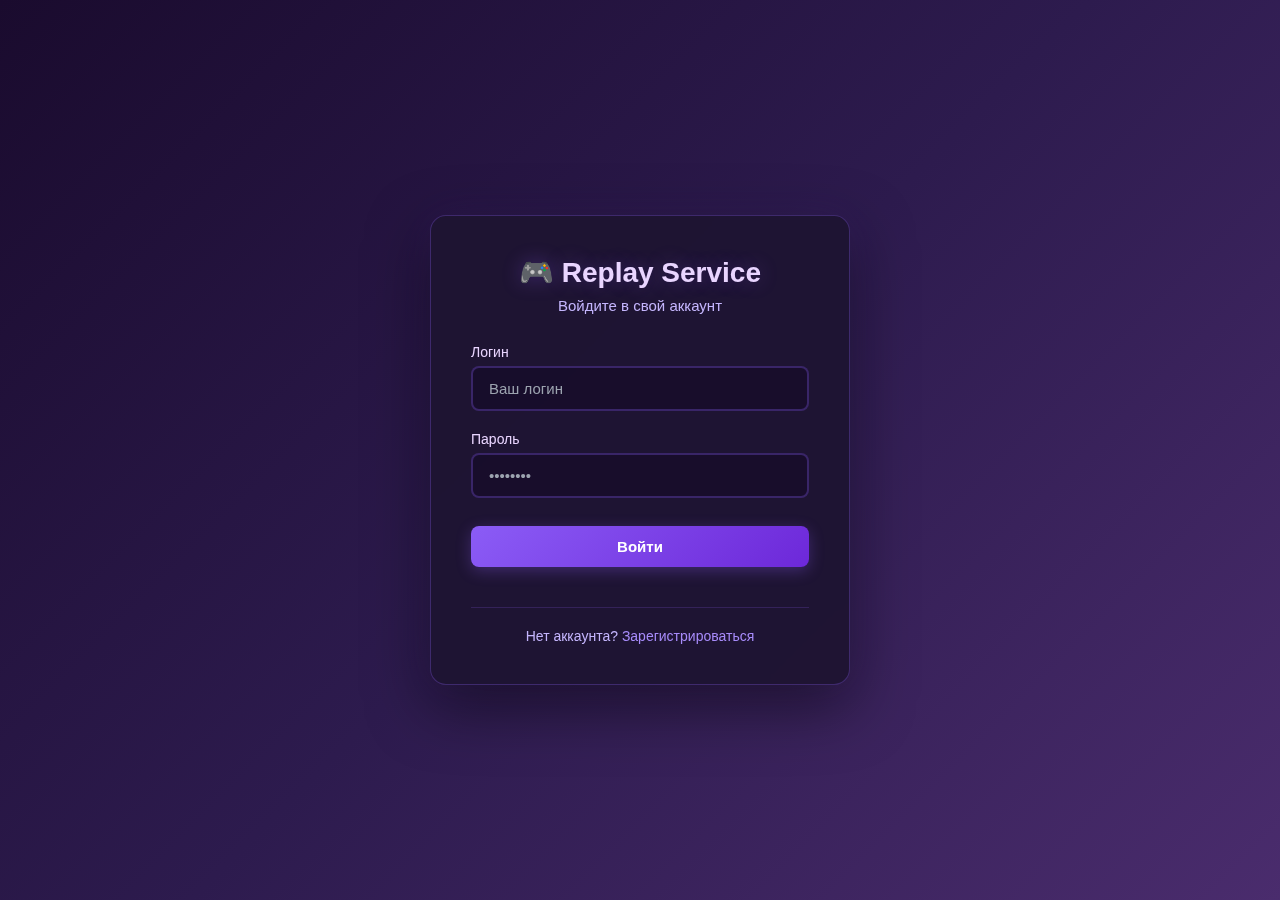
<file: client/index.html>
<!DOCTYPE html>
<html lang="ru">
<head>
    <meta charset="UTF-8">
    <meta name="viewport" content="width=device-width, initial-scale=1.0">
    <title>Replay Service</title>
    <script>
        // Redirect to appropriate page based on authentication
        const token = localStorage.getItem('jwt_token');
        if (token) {
            try {
                const parts = token.split('.');
                if (parts.length === 3) {
                    const payload = JSON.parse(atob(parts[1]));
                    if (Date.now() < payload.exp * 1000) {
                        window.location.href = 'html/index.html';
                    } else {
                        window.location.href = 'html/login.html';
                    }
                } else {
                    window.location.href = 'html/login.html';
                }
            } catch (e) {
                window.location.href = 'html/login.html';
            }
        } else {
            window.location.href = 'html/login.html';
        }
    </script>
</head>
<body>
    <p style="text-align: center; margin-top: 50px; font-family: sans-serif; color: #666;">Перенаправление...</p>
</body>
</html>
</file>
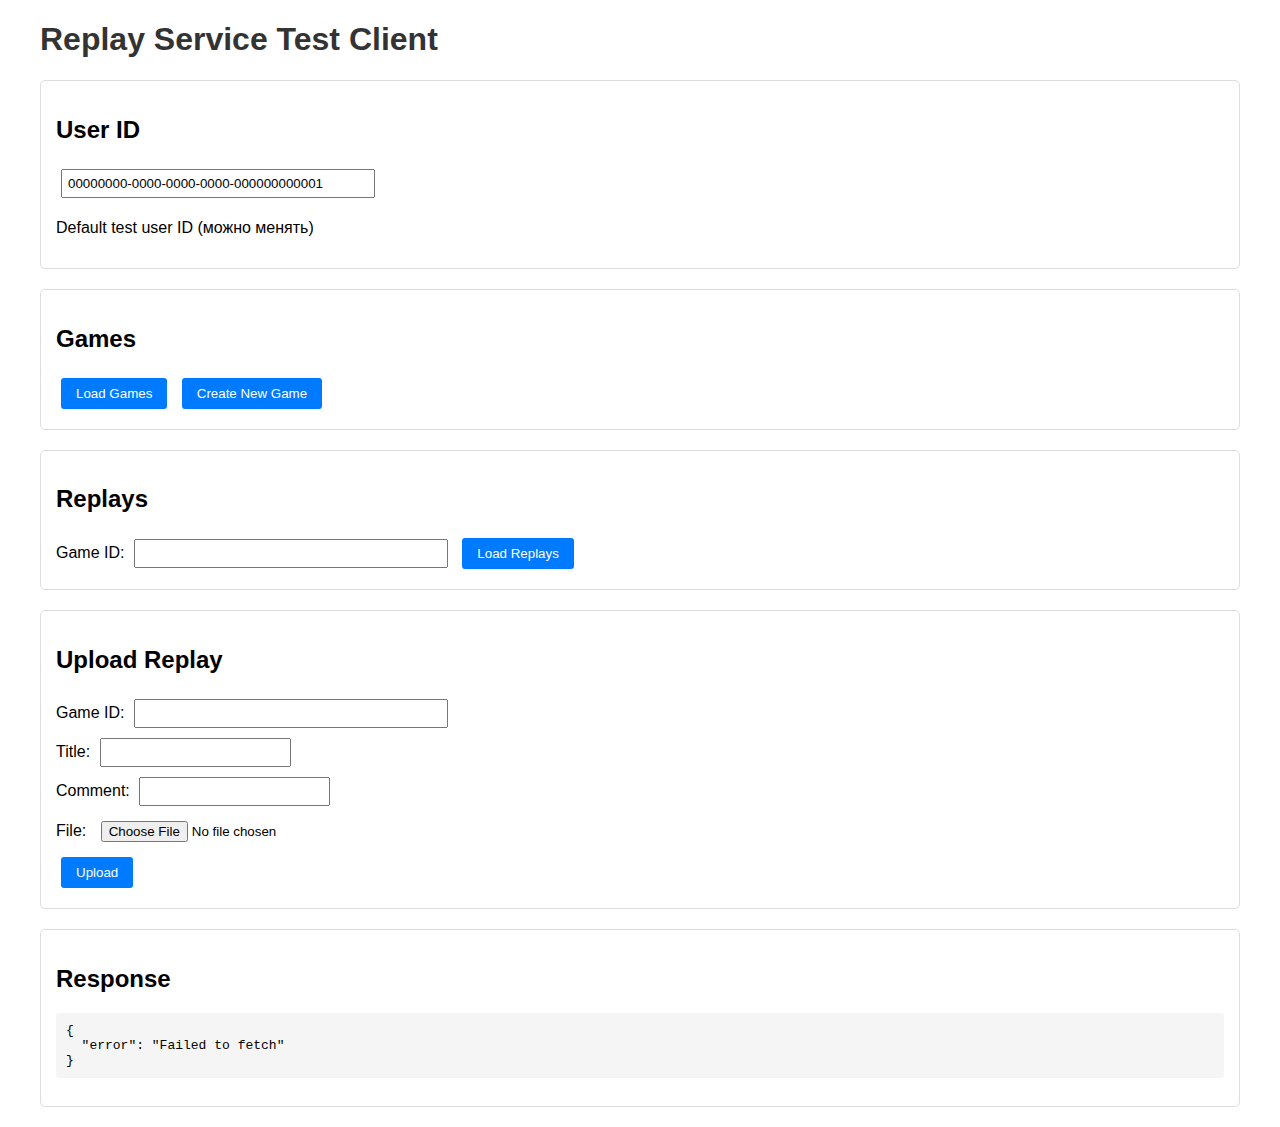
<file: test-client.html>
<!DOCTYPE html>
<html lang="ru">
<head>
    <meta charset="UTF-8">
    <meta name="viewport" content="width=device-width, initial-scale=1.0">
    <title>Replay Service Test Client</title>
    <style>
        body { font-family: Arial, sans-serif; max-width: 1200px; margin: 20px auto; padding: 0 20px; }
        h1 { color: #333; }
        .section { margin: 20px 0; padding: 15px; border: 1px solid #ddd; border-radius: 5px; }
        button { padding: 8px 15px; margin: 5px; cursor: pointer; background: #007bff; color: white; border: none; border-radius: 3px; }
        button:hover { background: #0056b3; }
        pre { background: #f5f5f5; padding: 10px; border-radius: 3px; overflow-x: auto; }
        input, select { padding: 5px; margin: 5px; }
        .game { margin: 10px 0; padding: 10px; background: #f9f9f9; border-left: 3px solid #007bff; }
        .replay { margin: 5px 0 5px 20px; padding: 8px; background: #fff; border-left: 2px solid #28a745; }
    </style>
</head>
<body>
    <h1>Replay Service Test Client</h1>
    
    <div class="section">
        <h2>User ID</h2>
        <input type="text" id="userId" value="00000000-0000-0000-0000-000000000001" style="width: 300px;">
        <p>Default test user ID (можно менять)</p>
    </div>

    <div class="section">
        <h2>Games</h2>
        <button onclick="loadGames()">Load Games</button>
        <button onclick="createGame()">Create New Game</button>
        <div id="gamesResult"></div>
    </div>

    <div class="section">
        <h2>Replays</h2>
        <label>Game ID: <input type="text" id="gameId" style="width: 300px;"></label>
        <button onclick="loadReplays()">Load Replays</button>
        <div id="replaysResult"></div>
    </div>

    <div class="section">
        <h2>Upload Replay</h2>
        <label>Game ID: <input type="text" id="uploadGameId" style="width: 300px;"></label><br>
        <label>Title: <input type="text" id="replayTitle"></label><br>
        <label>Comment: <input type="text" id="replayComment"></label><br>
        <label>File: <input type="file" id="replayFile"></label><br>
        <button onclick="uploadReplay()">Upload</button>
        <div id="uploadResult"></div>
    </div>

    <div class="section">
        <h2>Response</h2>
        <pre id="response">Responses will appear here...</pre>
    </div>

    <script>
        const API_BASE = 'http://localhost:8080/api/v1';

        function getUserId() {
            return document.getElementById('userId').value;
        }

        function showResponse(data) {
            document.getElementById('response').textContent = JSON.stringify(data, null, 2);
        }

        async function loadGames() {
            try {
                const response = await fetch(`${API_BASE}/games`, {
                    headers: { 'X-User-ID': getUserId() }
                });
                const data = await response.json();
                showResponse(data);
                
                let html = '<h3>Your Games:</h3>';
                if (data && data.length > 0) {
                    data.forEach(game => {
                        html += `
                            <div class="game">
                                <strong>${game.name}</strong> (${game.replay_count} replays)
                                <br>ID: ${game.id}
                                <br><button onclick="loadReplaysForGame('${game.id}')">Load Replays</button>
                                <button onclick="deleteGame('${game.id}')">Delete Game</button>
                            </div>
                        `;
                    });
                } else {
                    html += '<p>No games found</p>';
                }
                document.getElementById('gamesResult').innerHTML = html;
            } catch (error) {
                showResponse({ error: error.message });
            }
        }

        async function createGame() {
            const name = prompt('Enter game name:');
            if (!name) return;

            try {
                const response = await fetch(`${API_BASE}/games`, {
                    method: 'POST',
                    headers: {
                        'Content-Type': 'application/json',
                        'X-User-ID': getUserId()
                    },
                    body: JSON.stringify({ name })
                });
                const data = await response.json();
                showResponse(data);
                alert('Game created!');
                loadGames();
            } catch (error) {
                showResponse({ error: error.message });
            }
        }

        async function loadReplaysForGame(gameId) {
            document.getElementById('gameId').value = gameId;
            loadReplays();
        }

        async function loadReplays() {
            const gameId = document.getElementById('gameId').value;
            if (!gameId) {
                alert('Enter game ID');
                return;
            }

            try {
                const response = await fetch(`${API_BASE}/games/${gameId}/replays?limit=10`, {
                    headers: { 'X-User-ID': getUserId() }
                });
                const data = await response.json();
                showResponse(data);

                let html = '<h3>Replays:</h3>';
                if (data && data.length > 0) {
                    data.forEach(replay => {
                        html += `
                            <div class="replay">
                                <strong>${replay.title || replay.original_name}</strong>
                                <br>Size: ${(replay.size_bytes / 1024).toFixed(2)} KB
                                <br>Uploaded: ${new Date(replay.uploaded_at).toLocaleString()}
                                <br><button onclick="viewReplay('${replay.id}')">View Details</button>
                                <button onclick="downloadReplay('${replay.id}')">Download</button>
                                <button onclick="deleteReplay('${replay.id}')">Delete</button>
                            </div>
                        `;
                    });
                } else {
                    html += '<p>No replays found</p>';
                }
                document.getElementById('replaysResult').innerHTML = html;
            } catch (error) {
                showResponse({ error: error.message });
            }
        }

        async function viewReplay(replayId) {
            try {
                const response = await fetch(`${API_BASE}/replays/${replayId}`, {
                    headers: { 'X-User-ID': getUserId() }
                });
                const data = await response.json();
                showResponse(data);
            } catch (error) {
                showResponse({ error: error.message });
            }
        }

        async function downloadReplay(replayId) {
            window.open(`${API_BASE}/replays/${replayId}/file`, '_blank');
        }

        async function deleteReplay(replayId) {
            if (!confirm('Delete this replay?')) return;

            try {
                const response = await fetch(`${API_BASE}/replays/${replayId}`, {
                    method: 'DELETE',
                    headers: { 'X-User-ID': getUserId() }
                });
                const data = await response.json();
                showResponse(data);
                alert('Replay deleted!');
                loadReplays();
            } catch (error) {
                showResponse({ error: error.message });
            }
        }

        async function deleteGame(gameId) {
            if (!confirm('Delete this game and all its replays?')) return;

            try {
                const response = await fetch(`${API_BASE}/games/${gameId}`, {
                    method: 'DELETE',
                    headers: { 'X-User-ID': getUserId() }
                });
                const data = await response.json();
                showResponse(data);
                alert('Game deleted!');
                loadGames();
            } catch (error) {
                showResponse({ error: error.message });
            }
        }

        async function uploadReplay() {
            const gameId = document.getElementById('uploadGameId').value;
            const title = document.getElementById('replayTitle').value;
            const comment = document.getElementById('replayComment').value;
            const fileInput = document.getElementById('replayFile');

            if (!gameId || !fileInput.files[0]) {
                alert('Game ID and file are required');
                return;
            }

            const formData = new FormData();
            formData.append('file', fileInput.files[0]);
            formData.append('title', title);
            formData.append('comment', comment);

            try {
                const response = await fetch(`${API_BASE}/games/${gameId}/replays`, {
                    method: 'POST',
                    headers: { 'X-User-ID': getUserId() },
                    body: formData
                });
                const data = await response.json();
                showResponse(data);
                alert('Replay uploaded!');
                fileInput.value = '';
                document.getElementById('replayTitle').value = '';
                document.getElementById('replayComment').value = '';
            } catch (error) {
                showResponse({ error: error.message });
            }
        }

        loadGames();
    </script>
</body>
</html>
</file>
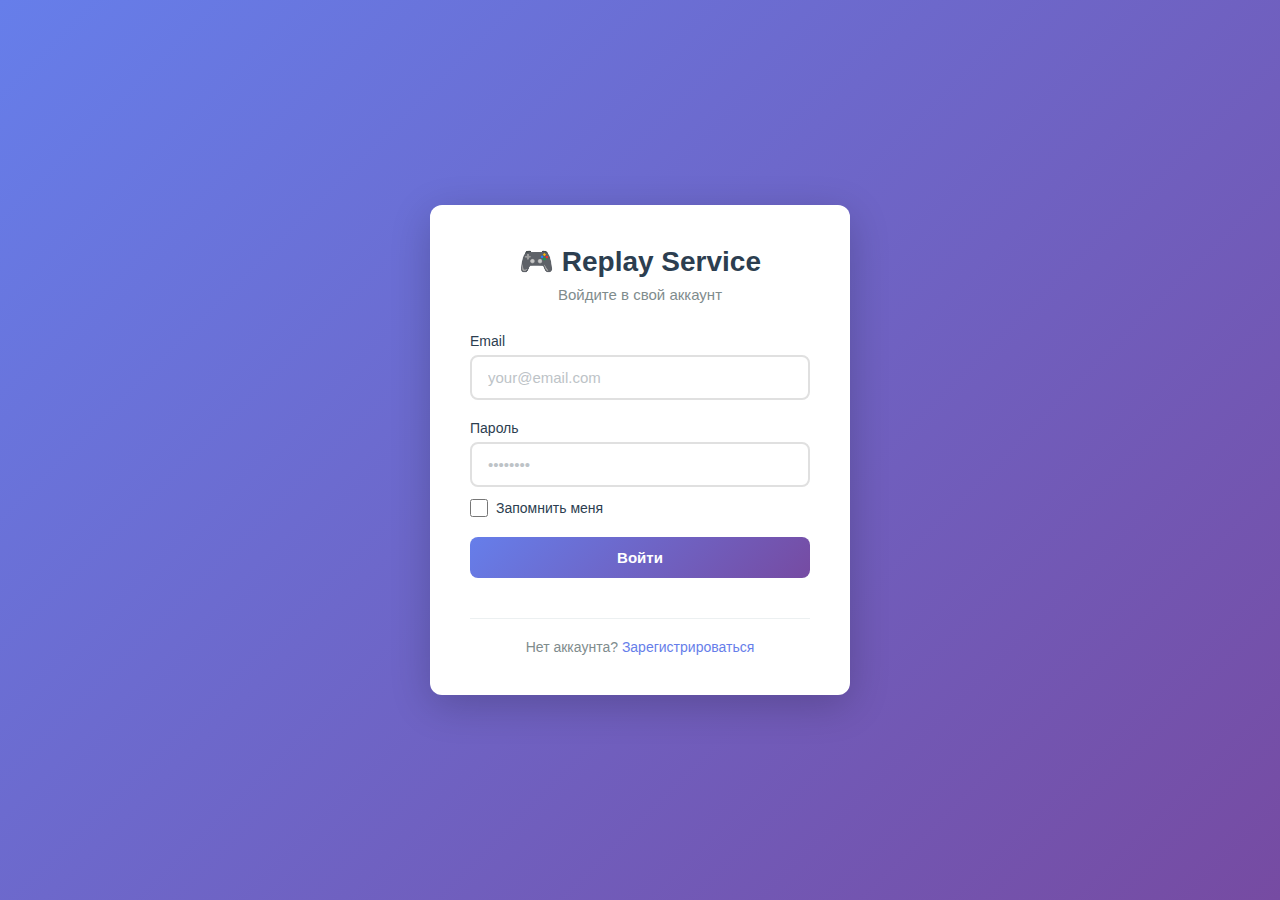
<file: client/login.html>
<!DOCTYPE html>
<html lang="ru">
<head>
    <meta charset="UTF-8">
    <meta name="viewport" content="width=device-width, initial-scale=1.0">
    <title>Вход - Replay Service</title>
    <link rel="stylesheet" href="auth.css">
</head>
<body>
    <div class="auth-container">
        <div class="auth-card">
            <div class="auth-header">
                <h1>🎮 Replay Service</h1>
                <p>Войдите в свой аккаунт</p>
            </div>

            <form id="loginForm" class="auth-form">
                <div class="form-group">
                    <label for="email">Email</label>
                    <input 
                        type="email" 
                        id="email" 
                        name="email" 
                        placeholder="your@email.com"
                        required
                        autocomplete="email"
                    >
                </div>

                <div class="form-group">
                    <label for="password">Пароль</label>
                    <input 
                        type="password" 
                        id="password" 
                        name="password" 
                        placeholder="••••••••"
                        required
                        autocomplete="current-password"
                    >
                </div>

                <div class="form-options">
                    <label class="checkbox-label">
                        <input type="checkbox" id="rememberMe">
                        <span>Запомнить меня</span>
                    </label>
                </div>

                <button type="submit" class="btn btn-primary btn-full">
                    Войти
                </button>

                <div class="auth-footer">
                    <p>Нет аккаунта? <a href="register.html">Зарегистрироваться</a></p>
                </div>
            </form>

            <div id="errorMessage" class="error-message"></div>
        </div>
    </div>

    <script src="auth.js"></script>
</body>
</html>
</file>
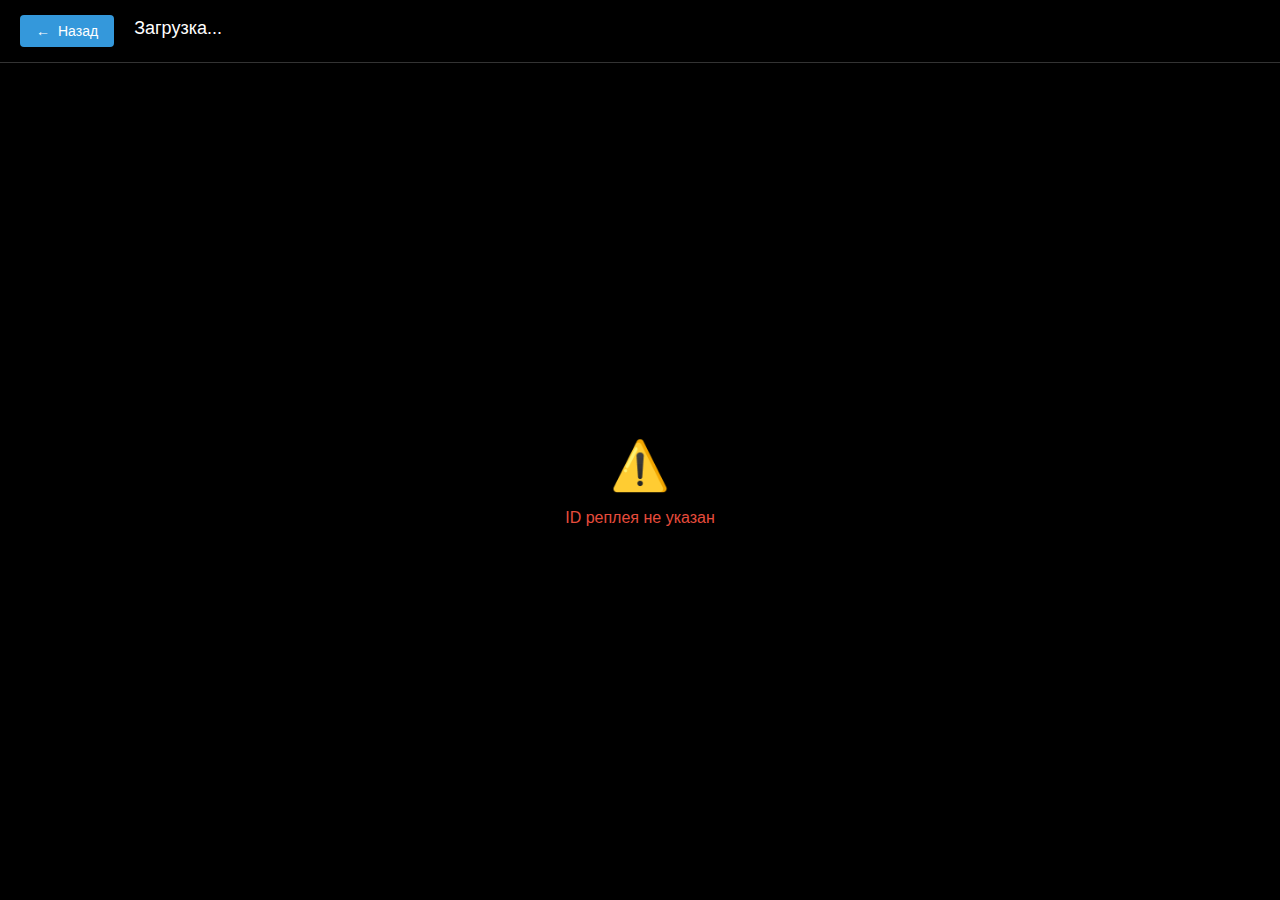
<file: client/player.html>
<!DOCTYPE html>
<html lang="ru">
<head>
    <meta charset="UTF-8">
    <meta name="viewport" content="width=device-width, initial-scale=1.0">
    <title>Видео плеер - Replay Service</title>
    <style>
        * {
            margin: 0;
            padding: 0;
            box-sizing: border-box;
        }

        body {
            font-family: -apple-system, BlinkMacSystemFont, 'Segoe UI', Roboto, Oxygen, Ubuntu, Cantarell, sans-serif;
            background: #000;
            color: #fff;
            display: flex;
            flex-direction: column;
            min-height: 100vh;
        }

        .player-header {
            background: rgba(0, 0, 0, 0.9);
            padding: 15px 20px;
            display: flex;
            justify-content: space-between;
            align-items: center;
            border-bottom: 1px solid #333;
        }

        .back-button {
            display: flex;
            align-items: center;
            gap: 8px;
            padding: 8px 16px;
            background: #3498db;
            color: white;
            border: none;
            border-radius: 4px;
            cursor: pointer;
            font-size: 14px;
            font-weight: 500;
            text-decoration: none;
            transition: background 0.2s;
        }

        .back-button:hover {
            background: #2980b9;
        }

        .replay-info-header {
            flex: 1;
            margin-left: 20px;
        }

        .replay-title-header {
            font-size: 18px;
            font-weight: 500;
            margin-bottom: 5px;
        }

        .replay-meta {
            font-size: 13px;
            color: #999;
        }

        .player-container {
            flex: 1;
            display: flex;
            align-items: center;
            justify-content: center;
            padding: 20px;
        }

        .video-wrapper {
            width: 100%;
            max-width: 1400px;
            background: #000;
            border-radius: 8px;
            overflow: hidden;
            box-shadow: 0 4px 20px rgba(0, 0, 0, 0.5);
        }

        video {
            width: 100%;
            height: auto;
            display: block;
        }

        .loading {
            text-align: center;
            padding: 60px 20px;
            color: #999;
        }

        .error {
            text-align: center;
            padding: 60px 20px;
            color: #e74c3c;
        }

        .error-icon {
            font-size: 48px;
            margin-bottom: 15px;
        }

        .replay-details {
            background: rgba(0, 0, 0, 0.9);
            padding: 20px;
            margin-top: 20px;
            border-radius: 8px;
            max-width: 1400px;
            margin-left: auto;
            margin-right: auto;
        }

        .detail-row {
            display: flex;
            gap: 10px;
            margin-bottom: 10px;
            font-size: 14px;
        }

        .detail-label {
            color: #999;
            min-width: 120px;
        }

        .detail-value {
            color: #fff;
        }
    </style>
</head>
<body>
    <div class="player-header">
        <a href="index.html" class="back-button">
            <span>←</span>
            <span>Назад</span>
        </a>
        <div class="replay-info-header" id="headerInfo">
            <div class="replay-title-header">Загрузка...</div>
        </div>
    </div>

    <div class="player-container">
        <div id="playerContent">
            <div class="loading">Загрузка видео...</div>
        </div>
    </div>

    <script>
        const API_BASE = 'http://localhost:8080/api/v1';
        
        function getQueryParams() {
            const params = new URLSearchParams(window.location.search);
            return {
                id: params.get('id'),
                userId: params.get('userId') || '00000000-0000-0000-0000-000000000001'
            };
        }

        async function loadReplay() {
            const { id, userId } = getQueryParams();
            
            if (!id) {
                showError('ID реплея не указан');
                return;
            }

            try {
                const response = await fetch(`${API_BASE}/replays/${id}`, {
                    headers: { 'X-User-ID': userId }
                });

                if (!response.ok) {
                    throw new Error('Реплей не найден');
                }

                const replay = await response.json();
                displayReplay(replay);
            } catch (error) {
                console.error('Error loading replay:', error);
                showError('Ошибка загрузки реплея: ' + error.message);
            }
        }

        function getVideoType(filename) {
            const ext = filename.toLowerCase().split('.').pop();
            const types = {
                'mp4': 'video/mp4',
                'webm': 'video/webm',
                'ogg': 'video/ogg',
                'ogv': 'video/ogg',
                'mov': 'video/quicktime',
                'avi': 'video/x-msvideo',
                'mkv': 'video/x-matroska',
                'm4v': 'video/x-m4v'
            };
            return types[ext] || 'video/mp4';
        }

        function displayReplay(replay) {
            const headerInfo = document.getElementById('headerInfo');
            headerInfo.innerHTML = `
                <div class="replay-title-header">${replay.title || replay.original_name}</div>
                <div class="replay-meta">${replay.game_name || 'Неизвестная игра'}</div>
            `;

            const videoUrl = `${API_BASE}/replays/${replay.id}/file`;
            const videoType = getVideoType(replay.original_name);
            const playerContent = document.getElementById('playerContent');
            
            playerContent.innerHTML = `
                <div class="video-wrapper">
                    <video id="videoPlayer" controls autoplay preload="metadata">
                        <source src="${videoUrl}" type="${videoType}">
                        Ваш браузер не поддерживает воспроизведение этого видео формата.
                    </video>
                </div>
                <div class="replay-details">
                    <div class="detail-row">
                        <div class="detail-label">Название:</div>
                        <div class="detail-value">${replay.title || 'Без названия'}</div>
                    </div>
                    <div class="detail-row">
                        <div class="detail-label">Файл:</div>
                        <div class="detail-value">${replay.original_name}</div>
                    </div>
                    <div class="detail-row">
                        <div class="detail-label">Размер:</div>
                        <div class="detail-value">${(replay.size_bytes / 1024 / 1024).toFixed(2)} MB</div>
                    </div>
                    <div class="detail-row">
                        <div class="detail-label">Загружено:</div>
                        <div class="detail-value">${new Date(replay.uploaded_at).toLocaleString('ru-RU')}</div>
                    </div>
                    ${replay.comment ? `
                        <div class="detail-row">
                            <div class="detail-label">Комментарий:</div>
                            <div class="detail-value">${replay.comment}</div>
                        </div>
                    ` : ''}
                </div>
            `;

            // Обработка ошибок загрузки видео
            const video = document.getElementById('videoPlayer');
            video.addEventListener('error', function(e) {
                console.error('Video error:', e);
                showError('Не удалось загрузить видео. Возможно, формат не поддерживается браузером.');
            });
            
            video.addEventListener('loadedmetadata', function() {
                console.log('Video loaded successfully');
            });
        }

        function showError(message) {
            const playerContent = document.getElementById('playerContent');
            playerContent.innerHTML = `
                <div class="error">
                    <div class="error-icon">⚠️</div>
                    <p>${message}</p>
                </div>
            `;
        }

        loadReplay();
    </script>
</body>
</html>
</file>
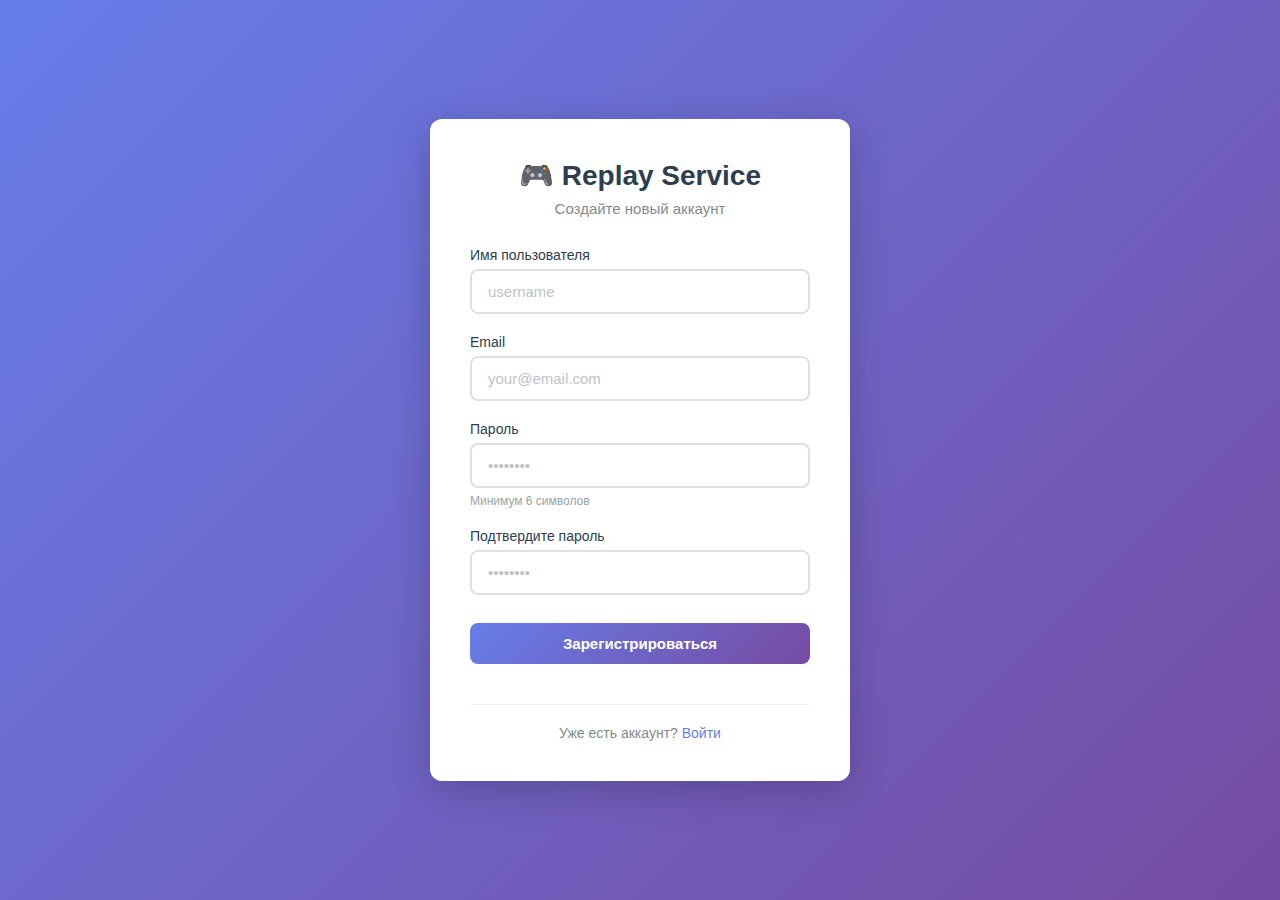
<file: client/register.html>
<!DOCTYPE html>
<html lang="ru">
<head>
    <meta charset="UTF-8">
    <meta name="viewport" content="width=device-width, initial-scale=1.0">
    <title>Регистрация - Replay Service</title>
    <link rel="stylesheet" href="auth.css">
</head>
<body>
    <div class="auth-container">
        <div class="auth-card">
            <div class="auth-header">
                <h1>🎮 Replay Service</h1>
                <p>Создайте новый аккаунт</p>
            </div>

            <form id="registerForm" class="auth-form">
                <div class="form-group">
                    <label for="username">Имя пользователя</label>
                    <input 
                        type="text" 
                        id="username" 
                        name="username" 
                        placeholder="username"
                        required
                        autocomplete="username"
                        minlength="3"
                    >
                </div>

                <div class="form-group">
                    <label for="email">Email</label>
                    <input 
                        type="email" 
                        id="email" 
                        name="email" 
                        placeholder="your@email.com"
                        required
                        autocomplete="email"
                    >
                </div>

                <div class="form-group">
                    <label for="password">Пароль</label>
                    <input 
                        type="password" 
                        id="password" 
                        name="password" 
                        placeholder="••••••••"
                        required
                        autocomplete="new-password"
                        minlength="6"
                    >
                    <small class="form-hint">Минимум 6 символов</small>
                </div>

                <div class="form-group">
                    <label for="confirmPassword">Подтвердите пароль</label>
                    <input 
                        type="password" 
                        id="confirmPassword" 
                        name="confirmPassword" 
                        placeholder="••••••••"
                        required
                        autocomplete="new-password"
                        minlength="6"
                    >
                </div>

                <button type="submit" class="btn btn-primary btn-full">
                    Зарегистрироваться
                </button>

                <div class="auth-footer">
                    <p>Уже есть аккаунт? <a href="login.html">Войти</a></p>
                </div>
            </form>

            <div id="errorMessage" class="error-message"></div>
        </div>
    </div>

    <script src="auth.js"></script>
</body>
</html>
</file>
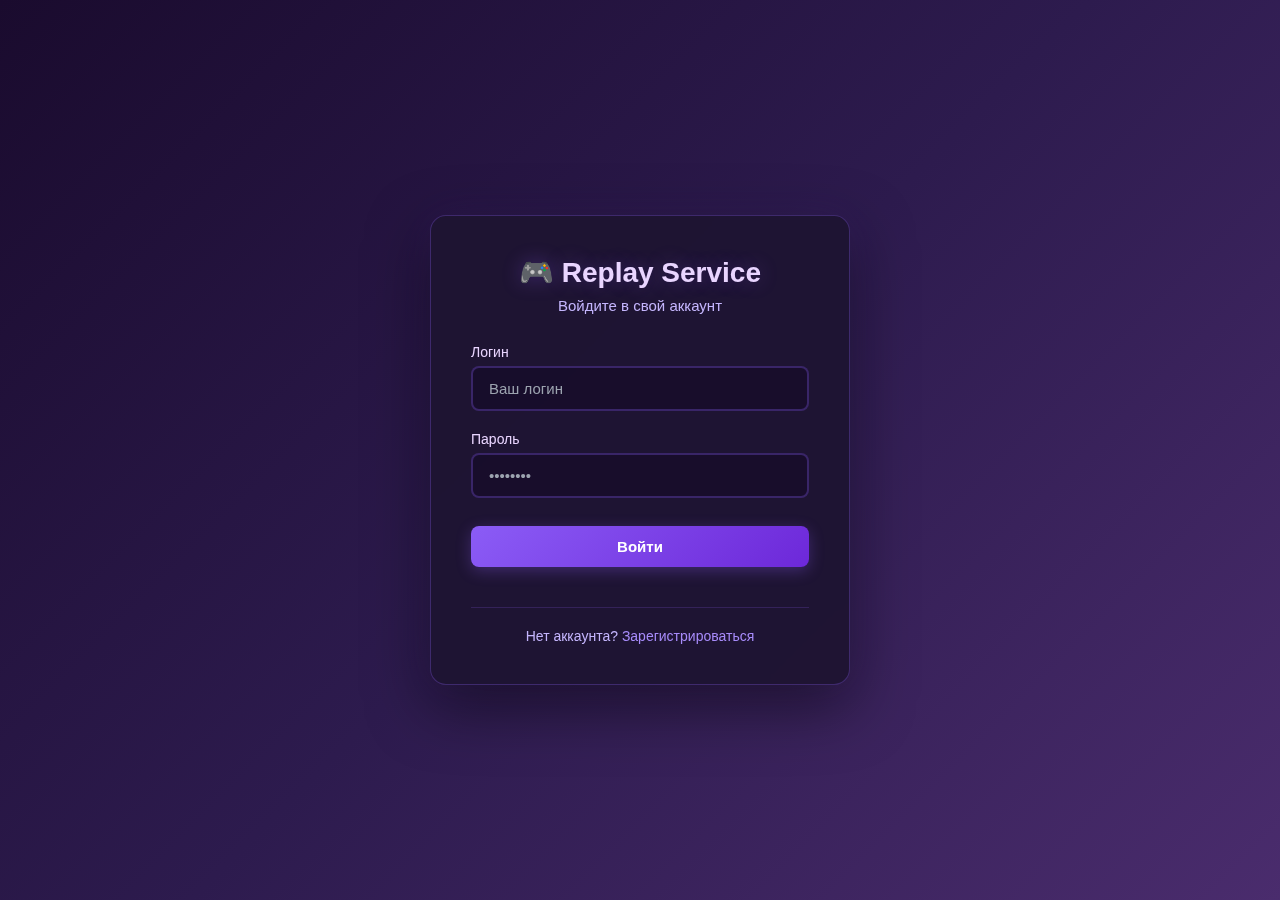
<file: client/html/login.html>
<!DOCTYPE html>
<html lang="ru">
<head>
    <meta charset="UTF-8">
    <meta name="viewport" content="width=device-width, initial-scale=1.0">
    <title>Вход - Replay Service</title>
    <link rel="stylesheet" href="../css/auth.css">
</head>
<body>
    <div class="auth-container">
        <div class="auth-card">
            <div class="auth-header">
                <h1>🎮 Replay Service</h1>
                <p>Войдите в свой аккаунт</p>
            </div>

            <form id="loginForm" class="auth-form">
                <div class="form-group">
                    <label for="login">Логин</label>
                    <input 
                        type="text" 
                        id="login" 
                        name="login" 
                        placeholder="Ваш логин"
                        required
                        autocomplete="username"
                    >
                </div>

                <div class="form-group">
                    <label for="password">Пароль</label>
                    <input 
                        type="password" 
                        id="password" 
                        name="password" 
                        placeholder="••••••••"
                        required
                        autocomplete="current-password"
                    >
                </div>

                <button type="submit" class="btn btn-primary btn-full">
                    Войти
                </button>

                <div class="auth-footer">
                    <p>Нет аккаунта? <a href="register.html">Зарегистрироваться</a></p>
                </div>
            </form>

            <div id="errorMessage" class="error-message"></div>
        </div>
    </div>

    <script src="../js/auth.js"></script>
</body>
</html>
</file>
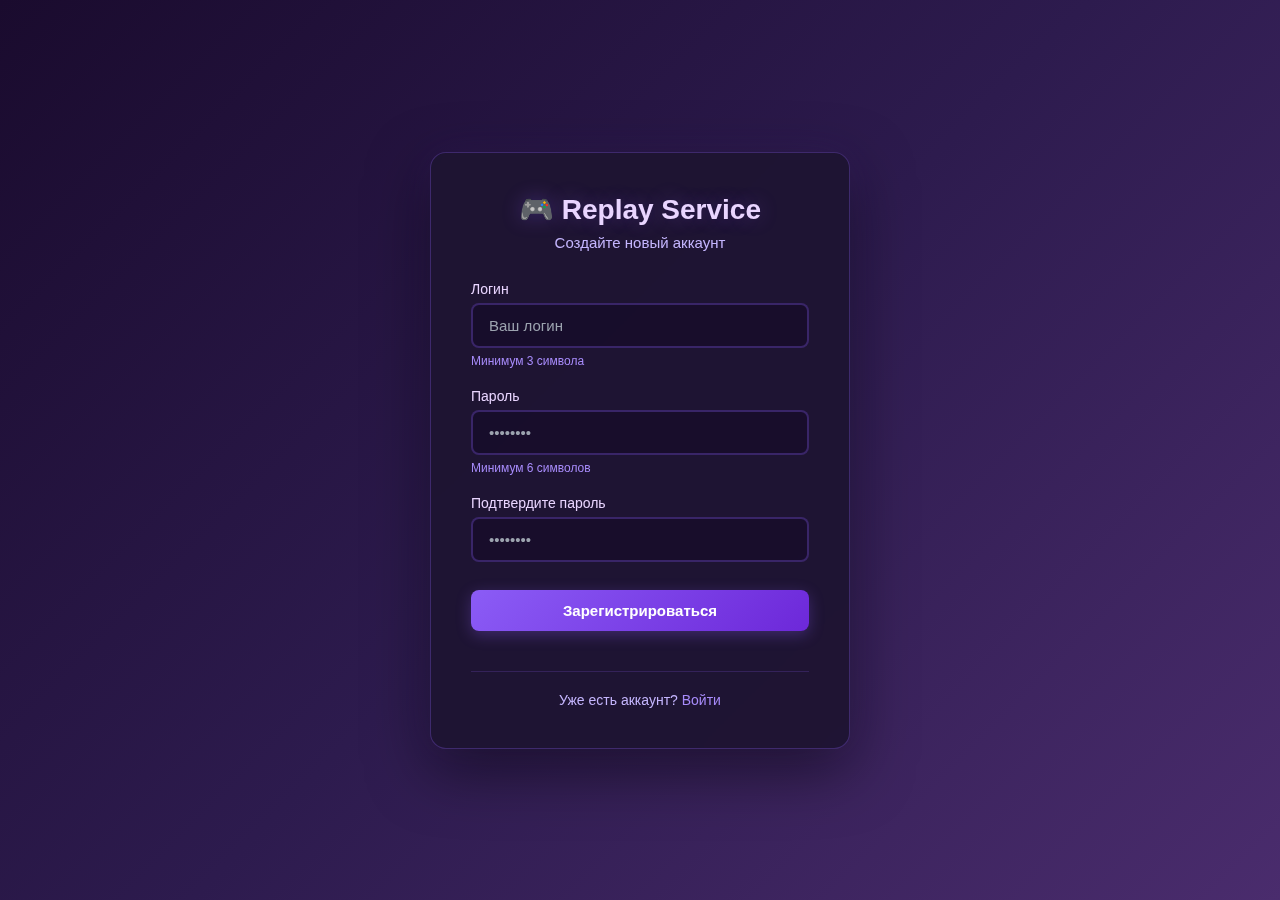
<file: client/html/register.html>
<!DOCTYPE html>
<html lang="ru">
<head>
    <meta charset="UTF-8">
    <meta name="viewport" content="width=device-width, initial-scale=1.0">
    <title>Регистрация - Replay Service</title>
    <link rel="stylesheet" href="../css/auth.css">
</head>
<body>
    <div class="auth-container">
        <div class="auth-card">
            <div class="auth-header">
                <h1>🎮 Replay Service</h1>
                <p>Создайте новый аккаунт</p>
            </div>

            <form id="registerForm" class="auth-form">
                <div class="form-group">
                    <label for="login">Логин</label>
                    <input 
                        type="text" 
                        id="login" 
                        name="login" 
                        placeholder="Ваш логин"
                        required
                        autocomplete="username"
                        minlength="3"
                    >
                    <small class="form-hint">Минимум 3 символа</small>
                </div>

                <div class="form-group">
                    <label for="password">Пароль</label>
                    <input 
                        type="password" 
                        id="password" 
                        name="password" 
                        placeholder="••••••••"
                        required
                        autocomplete="new-password"
                        minlength="6"
                    >
                    <small class="form-hint">Минимум 6 символов</small>
                </div>

                <div class="form-group">
                    <label for="confirmPassword">Подтвердите пароль</label>
                    <input 
                        type="password" 
                        id="confirmPassword" 
                        name="confirmPassword" 
                        placeholder="••••••••"
                        required
                        autocomplete="new-password"
                        minlength="6"
                    >
                </div>

                <button type="submit" class="btn btn-primary btn-full">
                    Зарегистрироваться
                </button>

                <div class="auth-footer">
                    <p>Уже есть аккаунт? <a href="login.html">Войти</a></p>
                </div>
            </form>

            <div id="errorMessage" class="error-message"></div>
        </div>
    </div>

    <script src="../js/auth.js"></script>
</body>
</html>
</file>
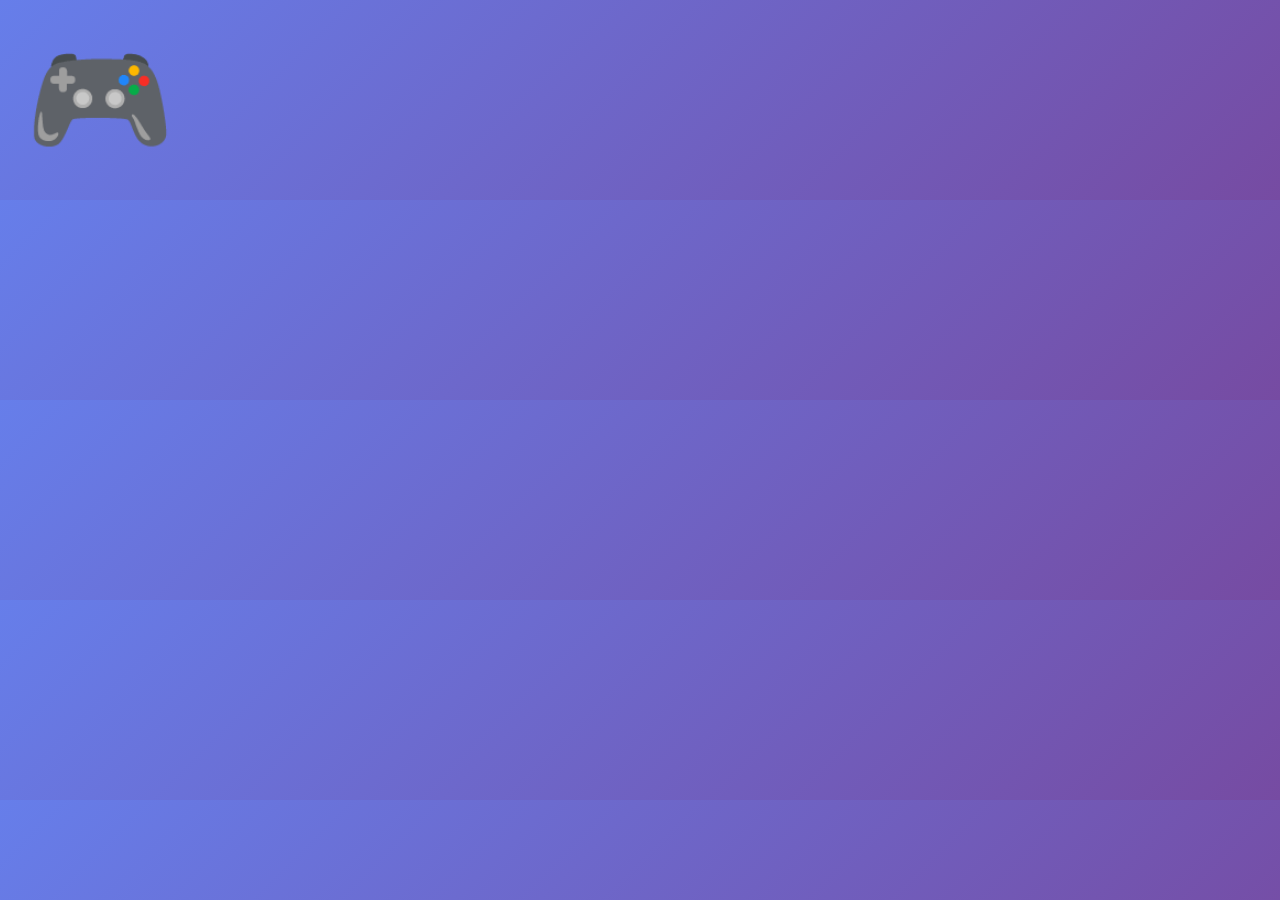
<file: client/images/placeholder.html>
<!DOCTYPE html>
<html>
<head>
    <meta charset="UTF-8">
    <title>Placeholder для маскота</title>
    <style>
        body {
            margin: 0;
            display: flex;
            align-items: center;
            justify-content: center;
            width: 200px;
            height: 200px;
            background: linear-gradient(135deg, #667eea 0%, #764ba2 100%);
            font-size: 120px;
        }
    </style>
</head>
<body>
    🎮
</body>
</html>
</file>
<file: client/auth.css>
* {
    margin: 0;
    padding: 0;
    box-sizing: border-box;
}

body {
    font-family: -apple-system, BlinkMacSystemFont, 'Segoe UI', Roboto, Oxygen, Ubuntu, Cantarell, sans-serif;
    background: linear-gradient(135deg, #667eea 0%, #764ba2 100%);
    min-height: 100vh;
    display: flex;
    align-items: center;
    justify-content: center;
    padding: 20px;
}

.auth-container {
    width: 100%;
    max-width: 420px;
}

.auth-card {
    background: white;
    border-radius: 12px;
    box-shadow: 0 10px 40px rgba(0, 0, 0, 0.2);
    padding: 40px;
    animation: slideUp 0.4s ease-out;
}

@keyframes slideUp {
    from {
        opacity: 0;
        transform: translateY(20px);
    }
    to {
        opacity: 1;
        transform: translateY(0);
    }
}

.auth-header {
    text-align: center;
    margin-bottom: 30px;
}

.auth-header h1 {
    color: #2c3e50;
    font-size: 28px;
    margin-bottom: 8px;
}

.auth-header p {
    color: #7f8c8d;
    font-size: 15px;
}

.auth-form {
    display: flex;
    flex-direction: column;
    gap: 20px;
}

.form-group {
    display: flex;
    flex-direction: column;
    gap: 6px;
}

.form-group label {
    font-weight: 500;
    font-size: 14px;
    color: #2c3e50;
}

.form-group input {
    padding: 12px 16px;
    border: 2px solid #e0e0e0;
    border-radius: 8px;
    font-size: 15px;
    transition: all 0.2s;
    outline: none;
}

.form-group input:focus {
    border-color: #667eea;
    box-shadow: 0 0 0 3px rgba(102, 126, 234, 0.1);
}

.form-group input::placeholder {
    color: #bdc3c7;
}

.form-hint {
    font-size: 12px;
    color: #95a5a6;
}

.form-options {
    display: flex;
    align-items: center;
    justify-content: space-between;
    margin: -8px 0;
}

.checkbox-label {
    display: flex;
    align-items: center;
    gap: 8px;
    cursor: pointer;
    font-size: 14px;
    color: #2c3e50;
    user-select: none;
}

.checkbox-label input[type="checkbox"] {
    width: 18px;
    height: 18px;
    cursor: pointer;
}

.btn {
    padding: 12px 20px;
    border: none;
    border-radius: 8px;
    cursor: pointer;
    font-size: 15px;
    font-weight: 600;
    transition: all 0.2s;
    outline: none;
}

.btn-primary {
    background: linear-gradient(135deg, #667eea 0%, #764ba2 100%);
    color: white;
}

.btn-primary:hover {
    transform: translateY(-2px);
    box-shadow: 0 6px 20px rgba(102, 126, 234, 0.4);
}

.btn-primary:active {
    transform: translateY(0);
}

.btn-full {
    width: 100%;
    margin-top: 8px;
}

.auth-footer {
    text-align: center;
    margin-top: 20px;
    padding-top: 20px;
    border-top: 1px solid #ecf0f1;
}

.auth-footer p {
    font-size: 14px;
    color: #7f8c8d;
}

.auth-footer a {
    color: #667eea;
    text-decoration: none;
    font-weight: 500;
    transition: color 0.2s;
}

.auth-footer a:hover {
    color: #764ba2;
    text-decoration: underline;
}

.error-message {
    display: none;
    margin-top: 20px;
    padding: 12px 16px;
    background: #fee;
    border: 1px solid #fcc;
    border-radius: 8px;
    color: #c33;
    font-size: 14px;
    animation: shake 0.3s;
}

.error-message.show {
    display: block;
}

@keyframes shake {
    0%, 100% { transform: translateX(0); }
    25% { transform: translateX(-10px); }
    75% { transform: translateX(10px); }
}

.success-message {
    display: none;
    margin-top: 20px;
    padding: 12px 16px;
    background: #efe;
    border: 1px solid #cfc;
    border-radius: 8px;
    color: #3c3;
    font-size: 14px;
}

.success-message.show {
    display: block;
}

/* Loading state */
.btn:disabled {
    opacity: 0.6;
    cursor: not-allowed;
}

.btn.loading {
    position: relative;
    color: transparent;
}

.btn.loading::after {
    content: '';
    position: absolute;
    width: 16px;
    height: 16px;
    top: 50%;
    left: 50%;
    margin-left: -8px;
    margin-top: -8px;
    border: 2px solid white;
    border-radius: 50%;
    border-top-color: transparent;
    animation: spin 0.6s linear infinite;
}

@keyframes spin {
    to { transform: rotate(360deg); }
}

/* Responsive */
@media (max-width: 480px) {
    .auth-card {
        padding: 30px 24px;
    }
    
    .auth-header h1 {
        font-size: 24px;
    }
}
</file>
<file: client/css/auth.css>
* {
    margin: 0;
    padding: 0;
    box-sizing: border-box;
}

body {
    font-family: -apple-system, BlinkMacSystemFont, 'Segoe UI', Roboto, Oxygen, Ubuntu, Cantarell, sans-serif;
    background: linear-gradient(135deg, #1a0b2e 0%, #2d1b4e 50%, #4a2c6d 100%);
    min-height: 100vh;
    display: flex;
    align-items: center;
    justify-content: center;
    padding: 20px;
}

.auth-container {
    width: 100%;
    max-width: 420px;
}

.auth-card {
    background: rgba(30, 20, 50, 0.95);
    border: 1px solid rgba(138, 92, 246, 0.3);
    border-radius: 16px;
    box-shadow: 0 20px 60px rgba(0, 0, 0, 0.5), 0 0 40px rgba(138, 92, 246, 0.1);
    padding: 40px;
    animation: slideUp 0.4s ease-out;
    backdrop-filter: blur(10px);
}

@keyframes slideUp {
    from {
        opacity: 0;
        transform: translateY(20px);
    }
    to {
        opacity: 1;
        transform: translateY(0);
    }
}

.auth-header {
    text-align: center;
    margin-bottom: 30px;
}

.auth-header h1 {
    color: #e9d5ff;
    font-size: 28px;
    margin-bottom: 8px;
    text-shadow: 0 0 20px rgba(138, 92, 246, 0.3);
}

.auth-header p {
    color: #c4b5fd;
    font-size: 15px;
}

.auth-form {
    display: flex;
    flex-direction: column;
    gap: 20px;
}

.form-group {
    display: flex;
    flex-direction: column;
    gap: 6px;
}

.form-group label {
    font-weight: 500;
    font-size: 14px;
    color: #e9d5ff;
}

.form-group input {
    padding: 12px 16px;
    border: 2px solid rgba(138, 92, 246, 0.3);
    border-radius: 8px;
    font-size: 15px;
    transition: all 0.2s;
    outline: none;
    background: rgba(20, 10, 40, 0.6);
    color: #e9d5ff;
}

.form-group input:focus {
    border-color: #8b5cf6;
    box-shadow: 0 0 0 3px rgba(139, 92, 246, 0.2);
    background: rgba(20, 10, 40, 0.8);
}

.form-group input::placeholder {
    color: #9ca3af;
}

.form-hint {
    font-size: 12px;
    color: #a78bfa;
}

.form-options {
    display: flex;
    align-items: center;
    justify-content: space-between;
    margin: -8px 0;
}

.checkbox-label {
    display: flex;
    align-items: center;
    gap: 8px;
    cursor: pointer;
    font-size: 14px;
    color: #c4b5fd;
    user-select: none;
}

.checkbox-label input[type="checkbox"] {
    width: 18px;
    height: 18px;
    cursor: pointer;
}

.btn {
    padding: 12px 20px;
    border: none;
    border-radius: 8px;
    cursor: pointer;
    font-size: 15px;
    font-weight: 600;
    transition: all 0.2s;
    outline: none;
}

.btn-primary {
    background: linear-gradient(135deg, #8b5cf6 0%, #6d28d9 100%);
    color: white;
    box-shadow: 0 4px 15px rgba(139, 92, 246, 0.3);
}

.btn-primary:hover {
    transform: translateY(-2px);
    box-shadow: 0 8px 25px rgba(139, 92, 246, 0.5);
    background: linear-gradient(135deg, #9d6fff 0%, #7c3aed 100%);
}

.btn-primary:active {
    transform: translateY(0);
}

.btn-full {
    width: 100%;
    margin-top: 8px;
}

.auth-footer {
    text-align: center;
    margin-top: 20px;
    padding-top: 20px;
    border-top: 1px solid rgba(138, 92, 246, 0.2);
}

.auth-footer p {
    font-size: 14px;
    color: #c4b5fd;
}

.auth-footer a {
    color: #a78bfa;
    text-decoration: none;
    font-weight: 500;
    transition: color 0.2s;
}

.auth-footer a:hover {
    color: #c4b5fd;
    text-decoration: underline;
}

.error-message {
    display: none;
    margin-top: 20px;
    padding: 12px 16px;
    background: rgba(239, 68, 68, 0.1);
    border: 1px solid rgba(239, 68, 68, 0.3);
    border-radius: 8px;
    color: #fca5a5;
    font-size: 14px;
    animation: shake 0.3s;
}

.error-message.show {
    display: block;
}

@keyframes shake {
    0%, 100% { transform: translateX(0); }
    25% { transform: translateX(-10px); }
    75% { transform: translateX(10px); }
}

.success-message {
    display: none;
    margin-top: 20px;
    padding: 12px 16px;
    background: rgba(34, 197, 94, 0.1);
    border: 1px solid rgba(34, 197, 94, 0.3);
    border-radius: 8px;
    color: #86efac;
    font-size: 14px;
}

.success-message.show {
    display: block;
}

/* Loading state */
.btn:disabled {
    opacity: 0.6;
    cursor: not-allowed;
}

.btn.loading {
    position: relative;
    color: transparent;
}

.btn.loading::after {
    content: '';
    position: absolute;
    width: 16px;
    height: 16px;
    top: 50%;
    left: 50%;
    margin-left: -8px;
    margin-top: -8px;
    border: 2px solid white;
    border-radius: 50%;
    border-top-color: transparent;
    animation: spin 0.6s linear infinite;
}

@keyframes spin {
    to { transform: rotate(360deg); }
}

/* Responsive */
@media (max-width: 480px) {
    .auth-card {
        padding: 30px 24px;
    }
    
    .auth-header h1 {
        font-size: 24px;
    }
}
</file>
